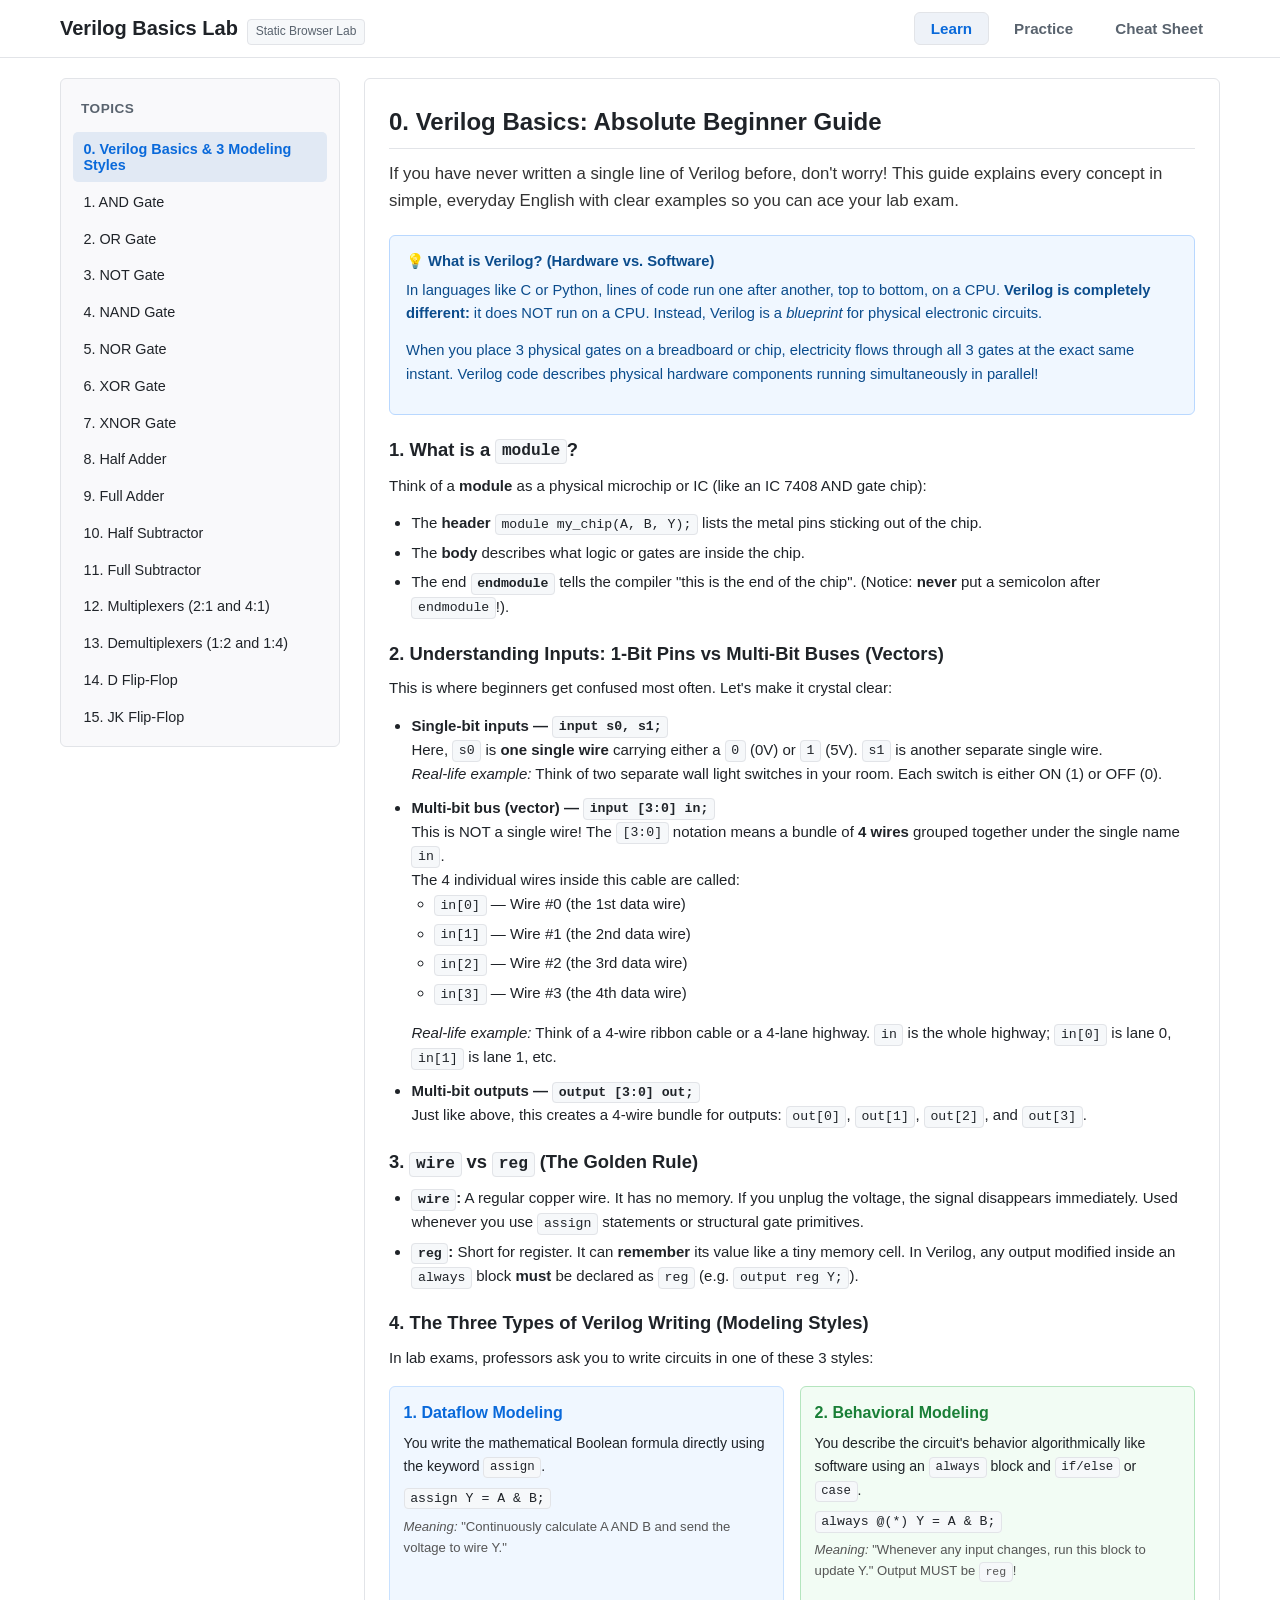
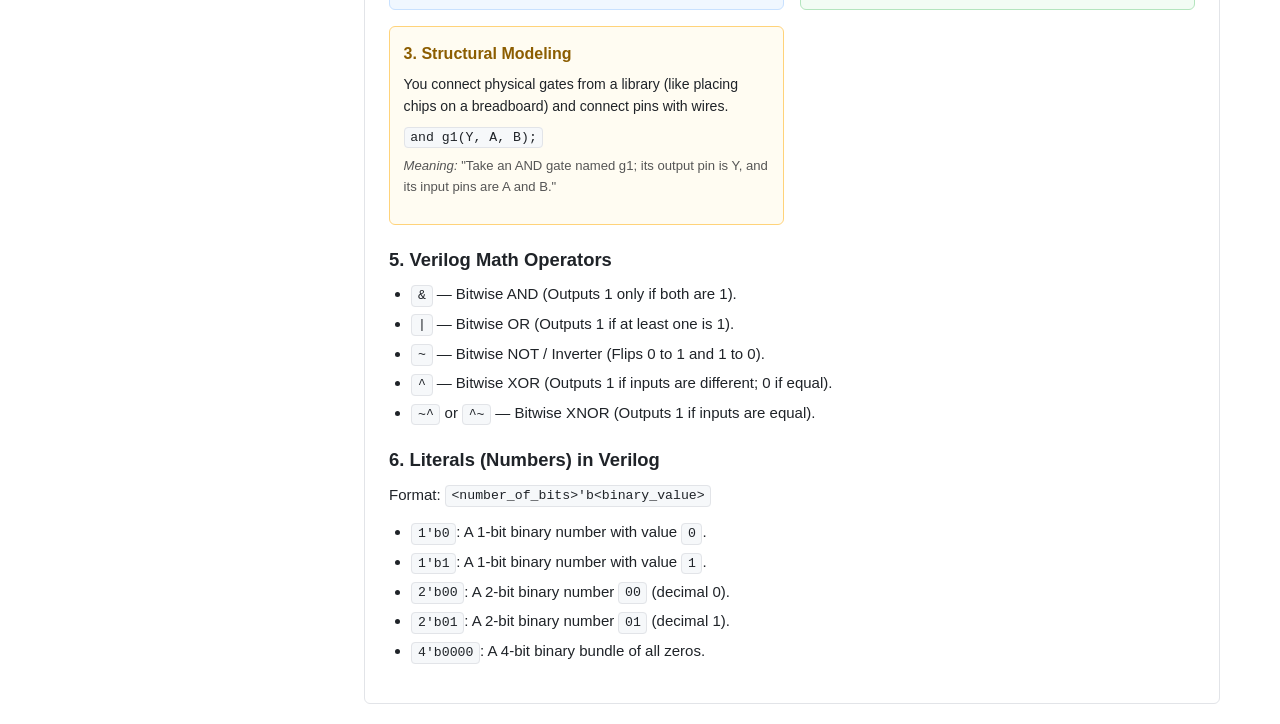
<file: index.html>
<!DOCTYPE html>
<html lang="en">
<head>
  <meta charset="UTF-8">
  <meta name="viewport" content="width=device-width, initial-scale=1.0">
  <title>Verilog Basics Lab</title>
  <link rel="stylesheet" href="style.css">
</head>
<body>

  <!-- Top Navigation Bar -->
  <header>
    <div class="navbar">
      <div class="brand">
        <h1>Verilog Basics Lab</h1>
        <span class="badge">Static Browser Lab</span>
      </div>
      <nav class="nav-tabs">
        <button class="nav-tab-btn active" data-tab="learn">Learn</button>
        <button class="nav-tab-btn" data-tab="practice">Practice</button>
        <button class="nav-tab-btn" data-tab="cheatsheet">Cheat Sheet</button>
      </nav>
    </div>
  </header>

  <!-- Main Content -->
  <main>
    <!-- TAB 1: LEARN -->
    <section id="tab-learn" class="tab-pane active">
      <div class="split-view">
        <aside class="sidebar">
          <h3>Topics</h3>
          <ul id="learn-topic-list" class="item-list">
            <!-- Populated dynamically by app.js -->
          </ul>
        </aside>

        <article id="learn-content" class="content-panel">
          <!-- Lesson content rendered dynamically -->
        </article>
      </div>
    </section>

    <!-- TAB 2: PRACTICE -->
    <section id="tab-practice" class="tab-pane">
      <div class="split-view">
        <aside class="sidebar">
          <h3>Problems</h3>
          <ul id="practice-problem-list" class="item-list">
            <!-- Populated dynamically by app.js -->
          </ul>
        </aside>

        <div class="content-panel">
          <div id="practice-details">
            <!-- Problem description, required ports, etc. -->
          </div>

          <div class="editor-section">
            <div class="editor-toolbar">
              <button id="btn-check" class="btn btn-primary">Check My Code</button>
              <button id="btn-solution" class="btn">Show Solution</button>
              <button id="btn-reset" class="btn">Reset</button>
            </div>

            <textarea id="code-editor" class="code-editor" spellcheck="false" placeholder="Write your Verilog code here..."></textarea>
            <p class="editor-note">This checker supports basic Verilog used in lab exams: gates, assign, always blocks and flip-flops. Use the exact module and port names shown.</p>

            <div id="result-box" class="result-box">
              <div id="result-header" class="result-header"></div>
              <div id="result-message"></div>
              <div id="result-table-container"></div>
              <div id="result-hint-container"></div>
            </div>
          </div>
        </div>
      </div>
    </section>

    <!-- TAB 3: CHEAT SHEET -->
    <section id="tab-cheatsheet" class="tab-pane">
      <div class="content-panel">
        <div style="display: flex; justify-content: space-between; align-items: center; margin-bottom: 1rem; border-bottom: 1px solid var(--border-color); padding-bottom: 0.5rem;">
          <div>
            <h2>Verilog Quick Cheat Sheet</h2>
            <p class="lead" style="margin-bottom: 0;">Last-minute revision guide and syntax reference for lab exams.</p>
          </div>
          <button class="btn btn-sm" onclick="window.print()">Print Cheat Sheet</button>
        </div>

        <div class="cheatsheet-grid" id="cheatsheet-content">
          <!-- Populated by app.js with templates for all 11 topics -->
        </div>
      </div>
    </section>
  </main>

  <!-- Scripts -->
  <script src="verilog-checker.js"></script>
  <script src="problems.js"></script>
  <script src="lessons.js"></script>
  <script src="app.js"></script>
</body>
</html>
</file>
<file: style.css>
/* Verilog Basics Lab - Clean, minimal CSS */
:root {
  --bg-color: #ffffff;
  --surface-color: #f9f9fb;
  --border-color: #e2e4e8;
  --text-main: #1f2328;
  --text-muted: #59636e;
  --primary: #0969da;
  --primary-hover: #0856b3;
  --success-bg: #dafbe1;
  --success-text: #1a7f37;
  --success-border: #4ac26b;
  --error-bg: #ffebe9;
  --error-text: #cf222e;
  --error-border: #ff8182;
  --code-bg: #f6f8fa;
  --font-sans: -apple-system, BlinkMacSystemFont, "Segoe UI", Roboto, "Helvetica Neue", Arial, sans-serif;
  --font-mono: ui-monospace, SFMono-Regular, "SF Mono", Menlo, Consolas, "Liberation Mono", monospace;
  
  /* Syntax Highlighting Colors */
  --hl-keyword: #cf222e;    /* Built-in reserved keywords (Red/Crimson) */
  --hl-primitive: #8250df;  /* Built-in gate primitives (Purple) */
  --hl-type: #0550ae;       /* Types & Directions: input, output, wire, reg (Deep Blue) */
  --hl-number: #0a3069;     /* Constants / Literals: 1'b0, 2'b00 (Navy) */
  --hl-comment: #6e7781;    /* Comments (Muted Gray) */
}

* {
  box-sizing: border-box;
  margin: 0;
  padding: 0;
}

body {
  background-color: var(--bg-color);
  color: var(--text-main);
  font-family: var(--font-sans);
  font-size: 15px;
  line-height: 1.6;
}

/* Header & Top Navigation */
header {
  border-bottom: 1px solid var(--border-color);
  background: #ffffff;
  position: sticky;
  top: 0;
  z-index: 100;
}

.navbar {
  max-width: 1200px;
  margin: 0 auto;
  padding: 0.75rem 1.25rem;
  display: flex;
  align-items: center;
  justify-content: space-between;
  flex-wrap: wrap;
  gap: 1rem;
}

.brand {
  display: flex;
  align-items: baseline;
  gap: 0.6rem;
}

.brand h1 {
  font-size: 1.25rem;
  font-weight: 700;
  color: var(--text-main);
}

.brand .badge {
  font-size: 0.75rem;
  padding: 0.15rem 0.45rem;
  background: var(--code-bg);
  border: 1px solid var(--border-color);
  border-radius: 4px;
  color: var(--text-muted);
}

.nav-tabs {
  display: flex;
  gap: 0.5rem;
}

.nav-tab-btn {
  background: transparent;
  border: 1px solid transparent;
  padding: 0.45rem 1rem;
  font-size: 0.95rem;
  font-weight: 600;
  color: var(--text-muted);
  cursor: pointer;
  border-radius: 6px;
  transition: background 0.1s, color 0.1s;
}

.nav-tab-btn:hover {
  background: var(--surface-color);
  color: var(--text-main);
}

.nav-tab-btn.active {
  background: #eef2f8;
  border-color: var(--border-color);
  color: var(--primary);
}

/* Main Container */
main {
  max-width: 1200px;
  margin: 0 auto;
  padding: 1.25rem;
}

.tab-pane {
  display: none;
}

.tab-pane.active {
  display: block;
}

/* Two-column Layout for Learn & Practice */
.split-view {
  display: grid;
  grid-template-columns: 280px 1fr;
  gap: 1.5rem;
  align-items: start;
}

.sidebar {
  background: var(--surface-color);
  border: 1px solid var(--border-color);
  border-radius: 6px;
  padding: 0.75rem;
}

.sidebar h3 {
  font-size: 0.85rem;
  text-transform: uppercase;
  letter-spacing: 0.5px;
  color: var(--text-muted);
  padding: 0.4rem 0.5rem;
  margin-bottom: 0.4rem;
}

.item-list {
  list-style: none;
  display: flex;
  flex-direction: column;
  gap: 0.2rem;
}

.item-btn {
  width: 100%;
  text-align: left;
  background: transparent;
  border: none;
  padding: 0.55rem 0.65rem;
  font-size: 0.9rem;
  color: var(--text-main);
  border-radius: 5px;
  cursor: pointer;
}

.item-btn:hover {
  background: #eef1f5;
}

.item-btn.active {
  background: #e1e9f4;
  color: var(--primary);
  font-weight: 600;
}

.content-panel {
  background: #ffffff;
  border: 1px solid var(--border-color);
  border-radius: 6px;
  padding: 1.5rem;
  min-height: 500px;
}

/* Typography & Content Sections */
.content-panel h2 {
  font-size: 1.5rem;
  margin-bottom: 0.75rem;
  padding-bottom: 0.4rem;
  border-bottom: 1px solid var(--border-color);
}

.content-panel h3 {
  font-size: 1.15rem;
  margin: 1.25rem 0 0.5rem;
}

.content-panel p {
  margin-bottom: 0.85rem;
}

.content-panel .lead {
  font-size: 1.05rem;
  color: #333;
}

.content-panel ul, .content-panel ol {
  padding-left: 1.4rem;
  margin-bottom: 1rem;
}

.content-panel li {
  margin-bottom: 0.35rem;
}

code {
  font-family: var(--font-mono);
  font-size: 0.88em;
  background: var(--code-bg);
  padding: 0.15rem 0.35rem;
  border: 1px solid var(--border-color);
  border-radius: 4px;
}

pre {
  background: var(--code-bg);
  border: 1px solid var(--border-color);
  border-radius: 6px;
  padding: 1rem;
  overflow-x: auto;
  font-family: var(--font-mono);
  font-size: 0.9rem;
  line-height: 1.5;
  margin: 0.75rem 0 1.25rem;
}

pre code {
  background: transparent;
  padding: 0;
  border: none;
}

/* Syntax Highlighting Classes */
.hl-kw {
  color: var(--hl-keyword);
  font-weight: 700;
}

.hl-prim {
  color: var(--hl-primitive);
  font-weight: 700;
}

.hl-type {
  color: var(--hl-type);
  font-weight: 600;
}

.hl-num {
  color: var(--hl-number);
  font-weight: 600;
}

.hl-cmt {
  color: var(--hl-comment);
  font-style: italic;
}

/* Color Legend Bar */
.color-legend {
  display: flex;
  flex-wrap: wrap;
  gap: 0.85rem;
  background: var(--surface-color);
  border: 1px solid var(--border-color);
  border-radius: 6px;
  padding: 0.5rem 0.85rem;
  margin: 0.5rem 0 1rem;
  font-size: 0.82rem;
  align-items: center;
}

.legend-title {
  font-weight: 700;
  color: var(--text-muted);
  text-transform: uppercase;
  letter-spacing: 0.5px;
  font-size: 0.75rem;
}

.legend-item {
  display: inline-flex;
  align-items: center;
  gap: 0.3rem;
}

.legend-dot {
  width: 10px;
  height: 10px;
  border-radius: 50%;
  display: inline-block;
}

.dot-kw { background-color: var(--hl-keyword); }
.dot-type { background-color: var(--hl-type); }
.dot-prim { background-color: var(--hl-primitive); }
.dot-user { background-color: #24292f; border: 1px dashed #666; }

/* Interactive Hoverable Code Block */
.code-block-interactive {
  background: var(--code-bg);
  border: 1px solid var(--border-color);
  border-radius: 6px;
  padding: 0.6rem 0;
  margin: 0.6rem 0 1.2rem;
  font-family: var(--font-mono);
  font-size: 0.9rem;
}

.code-line {
  position: relative;
  display: flex;
  align-items: baseline;
  padding: 0.25rem 0.85rem;
  border-left: 3px solid transparent;
  cursor: pointer;
  transition: background 0.12s, border-color 0.12s;
}

.code-line:hover {
  background: #eef2f8;
  border-left-color: var(--primary);
}

.line-code-text {
  flex-shrink: 0;
  white-space: pre;
}

/* Tooltip hint that appears right beside the line on hover */
.line-tooltip {
  display: none;
  margin-left: auto;
  padding-left: 1rem;
  font-family: var(--font-sans);
  font-size: 0.82rem;
  color: #0b4c8c;
  background: #f0f7ff;
  border: 1px solid #c8e1ff;
  border-radius: 4px;
  padding: 0.2rem 0.55rem;
  white-space: normal;
  max-width: 48%;
  line-height: 1.35;
  box-shadow: 0 1px 3px rgba(0,0,0,0.06);
}

.code-line:hover .line-tooltip {
  display: inline-block;
}

/* Truth Tables */
table.data-table {
  width: 100%;
  max-width: 650px;
  border-collapse: collapse;
  margin: 0.75rem 0 1.25rem;
  font-size: 0.9rem;
}

table.data-table th,
table.data-table td {
  border: 1px solid var(--border-color);
  padding: 0.5rem 0.75rem;
  text-align: center;
}

table.data-table th {
  background: var(--surface-color);
  font-weight: 600;
}

table.data-table tr:nth-child(even) {
  background: #fbfcfd;
}

/* Callout Boxes */
.callout {
  padding: 0.85rem 1rem;
  border-radius: 6px;
  margin: 1rem 0;
  border: 1px solid var(--border-color);
  font-size: 0.92rem;
}

.callout-title {
  font-weight: 700;
  margin-bottom: 0.35rem;
}

.callout-warning {
  background: #fff8e6;
  border-color: #ffd37a;
  color: #6a4b00;
}

.callout-info {
  background: #f0f7ff;
  border-color: #b9d8ff;
  color: #0b4c8c;
}

/* Action Buttons */
.btn {
  display: inline-block;
  font-family: inherit;
  font-size: 0.9rem;
  font-weight: 600;
  padding: 0.45rem 0.9rem;
  border-radius: 6px;
  border: 1px solid var(--border-color);
  background: #ffffff;
  color: var(--text-main);
  cursor: pointer;
}

.btn:hover {
  background: var(--surface-color);
}

.btn-primary {
  background: var(--primary);
  border-color: var(--primary);
  color: #ffffff;
}

.btn-primary:hover {
  background: var(--primary-hover);
}

.btn-sm {
  font-size: 0.8rem;
  padding: 0.25rem 0.55rem;
}

.editor-toolbar {
  display: flex;
  gap: 0.5rem;
  margin-bottom: 0.75rem;
  flex-wrap: wrap;
}

/* Monospace Code Editor */
.code-editor {
  width: 100%;
  min-height: 250px;
  font-family: var(--font-mono);
  font-size: 0.9rem;
  line-height: 1.45;
  padding: 0.75rem;
  border: 1px solid var(--border-color);
  border-radius: 6px;
  background: #ffffff;
  color: var(--text-main);
  resize: vertical;
  white-space: pre;
  tab-size: 2;
}

.code-editor:focus {
  outline: none;
  border-color: var(--primary);
  box-shadow: 0 0 0 2px rgba(9, 105, 218, 0.2);
}

.editor-note {
  font-size: 0.82rem;
  color: var(--text-muted);
  margin-top: 0.4rem;
  margin-bottom: 1rem;
}

/* Verification Result Box */
.result-box {
  margin-top: 1.25rem;
  padding: 1rem;
  border-radius: 6px;
  border: 1px solid var(--border-color);
  display: none;
}

.result-box.correct {
  display: block;
  background: var(--success-bg);
  border-color: var(--success-border);
  color: var(--success-text);
}

.result-box.wrong {
  display: block;
  background: var(--error-bg);
  border-color: var(--error-border);
  color: var(--error-text);
}

.result-box.error {
  display: block;
  background: var(--error-bg);
  border-color: var(--error-border);
  color: var(--error-text);
}

.result-header {
  font-size: 1.1rem;
  font-weight: 700;
  display: flex;
  align-items: center;
  gap: 0.4rem;
  margin-bottom: 0.5rem;
}

.result-hint {
  font-size: 0.9rem;
  margin-top: 0.5rem;
  color: #555;
  background: #ffffff;
  padding: 0.6rem;
  border-radius: 4px;
  border: 1px solid var(--border-color);
}

/* Result Table */
.res-table {
  width: 100%;
  border-collapse: collapse;
  margin-top: 0.75rem;
  background: #ffffff;
  color: var(--text-main);
  font-size: 0.88rem;
}

.res-table th,
.res-table td {
  border: 1px solid var(--border-color);
  padding: 0.4rem 0.6rem;
  text-align: center;
}

.res-table th {
  background: var(--surface-color);
}

.res-table tr.row-mismatch {
  background: #ffebe9;
  font-weight: 600;
  color: #cf222e;
}

.res-table tr.row-pass {
  background: #dafbe1;
}

/* Cheat Sheet */
.cheatsheet-grid {
  display: grid;
  grid-template-columns: repeat(auto-fit, minmax(320px, 1fr));
  gap: 1.25rem;
}

.cheat-card {
  border: 1px solid var(--border-color);
  border-radius: 6px;
  padding: 1rem;
  background: #ffffff;
}

.cheat-card h3 {
  font-size: 1.05rem;
  margin-bottom: 0.4rem;
  color: var(--primary);
  border-bottom: 1px solid var(--border-color);
  padding-bottom: 0.25rem;
}

.cheat-card pre {
  margin: 0.4rem 0 0;
  font-size: 0.82rem;
  padding: 0.65rem;
}

/* Responsive adjustments */
@media (max-width: 768px) {
  .split-view {
    grid-template-columns: 1fr;
  }
  .navbar {
    flex-direction: column;
    align-items: flex-start;
  }
  .sidebar {
    max-height: 220px;
    overflow-y: auto;
  }
  .line-tooltip {
    max-width: 100%;
    margin-left: 0;
    margin-top: 0.25rem;
  }
  .code-line {
    flex-direction: column;
  }
}

/* Print styles for Cheat sheet */
@media print {
  header, .sidebar, .editor-toolbar, .result-box, .nav-tabs, .color-legend {
    display: none !important;
  }
  body, main {
    max-width: 100% !important;
    padding: 0 !important;
    margin: 0 !important;
  }
  .tab-pane {
    display: none !important;
  }
  #tab-cheatsheet {
    display: block !important;
  }
  .cheat-card {
    page-break-inside: avoid;
    border: 1px solid #999;
    margin-bottom: 1rem;
  }
}
</file>
